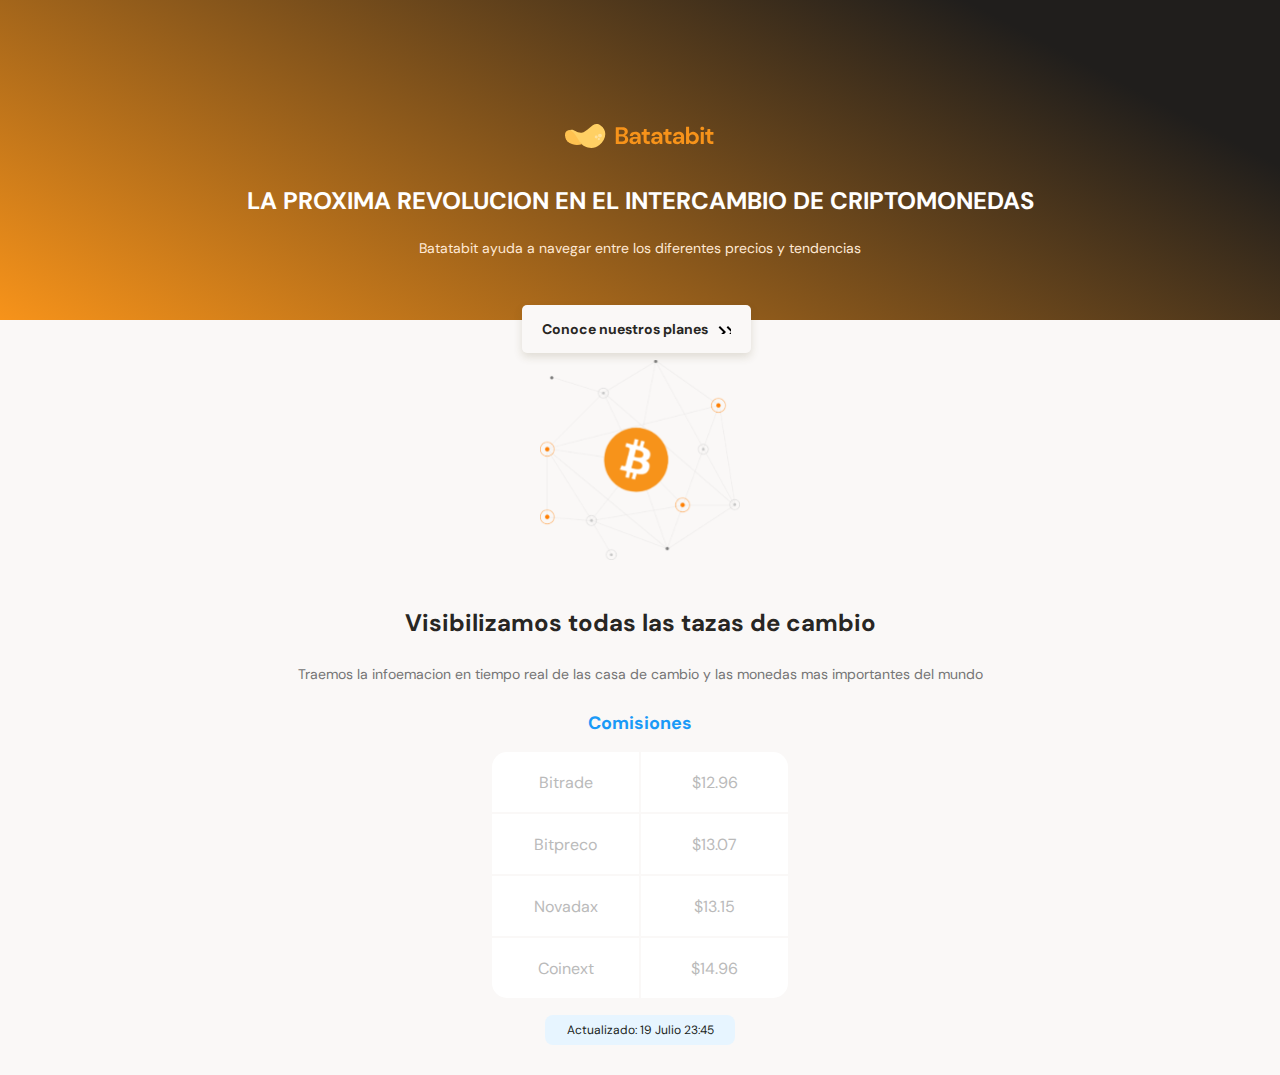
<file: comisiones.html>
<!DOCTYPE html>
<html lang="en">
<head>
    <meta charset="UTF-8">
    <meta http-equiv="X-UA-Compatible" content="IE=edge">
    <meta name="viewport" content="width=device-width, initial-scale=1.0">
    <title>Document</title>
    <link rel="preconnect" href="https://fonts.gstatic.com">
    <link href="https://fonts.googleapis.com/css2?family=DM+Sans:wght@400;500;700&family=Inter:wght@300;500&display=swap" rel="stylesheet">
    <link rel="stylesheet" href="/css/estilos.css">
</head>
<body>
    <header>
        <img  src="/assets/imgs/logo.svg" alt="">
        <div class="header--title-container">
            <h1>LA PROXIMA REVOLUCION EN EL INTERCAMBIO DE CRIPTOMONEDAS</h1>
            <p>Batatabit ayuda a navegar entre los diferentes precios y tendencias</p>
            <a href="" class="header--button">Conoce nuestros planes<span></span></a>
        </div>

    </header>
    <main>
        <section class="main-exchange-container">
            <div class="backgroung-img">
                
            </div>
            <div class="main-exchange-container--tittle">
                <h2>Visibilizamos todas las tazas de cambio</h2>
                <p>Traemos la infoemacion en tiempo real de las casa de cambio y las monedas mas importantes del mundo</p>
            </div>
            <section class="main-tables-container">
                <div class="main-comision-table">
                    <p class="comision-table--tittles">Comisiones</p>
                    <div class="comision-table--container">
                        <table>
                            <tr>
                                <td class="table__top-left">Bitrade</td>
                                <td class="table__top-right table__right">$12.96</td>
                            </tr>
                            <tr>
                                <td>Bitpreco</td>
                                <td class="table__right">$13.07</td>
                            </tr>
                            <tr>
                                <td>Novadax</td>
                                <td class="table__right">$13.15</td>
                            </tr>
                            <tr>
                                <td class="table__bottom-left">Coinext</td>
                                <td class="table__bottom-right table__right">$14.96</td>
                            </tr>
                        </table>
                    </div>
                    <div class="comision-table--date">
                        <p><b>Actualizado: 19 Julio 23:45</b></p>
                    </div>
                </div>

            </section>
        </section>
        <section>

        </section>
        <section>

        </section>
        <section>

        </section>
    </main>
    <footer></footer>
</body>
</html>
</file>
<file: css/estilos.css>
/*
1. posicionamiento
2. modelo de caja (box model)
3. tipografia
4. temas visuales
5. otros
*/
:root{
    
    --color-primary: #f7931a;
    --color-primary-soft: #ffe9d5;
    --color-secondary: #1a9af7;
    --color-secondary-soft: #e7f5ff;
    --color-dark-warm: #201e1c;
    --color-dark: #282623;
    --color-ligt-darker: #bababa;
    --color-background: #faf8f7;
    --color-light: #fff;
}
*{
    box-sizing: border-box;
    margin: 0;
    padding: 0;
    

}
html{
    font-size: 62.5%;
    font-family:'DM Sans', sans-serif;
}
header{
    position: relative;
    display: flex;
    flex-direction: column;
    justify-content: center;
    width: 100%;
    min-width: 320px;
    height: 320px;
    text-align: center;
    background: linear-gradient(207.8deg, #201E1C 16.69%, #F7931A 100%);
    
}
header img{
    width: 150px;
    height: 24px;
    margin-top: 60px;
    align-self: center;
}
.header--title-container{
    width: 90%;
    min-width: 288px;
    max-width: 900px;
    margin-top: 40px;
    text-align: center;
    align-self: center;
}
.header--title-container h1{
    font-size: 2.4rem;
    font-weight: bold;
    line-height: 2.6rem;
    color: var(--color-light);
}
.header--title-container p{
    margin-top: 25px;
    font-size: 1.4rem;
    font-weight: 500px;
    line-height: 1.8rem;
    color:var(--color-primary-soft);
}
.header--title-container .header--button{
    position: absolute;
    left:calc(50% - 118px);
    top: 270px;
    display: block;
    margin-top: 35px;
    padding: 15px;
    width: 229px;
    height: 48px;
    background-color: var(--color-background);
    box-shadow: 0px 4px 8px rgba(89,73,30,0.16);
    border: none;
    border-radius: 5px;
    font-size: 1.4rem;
    font-weight: bold;
    text-decoration: none;
    color:var(--color-dark) ;
}
.header--title-container span{
    display: inline-block;
    width: 13px;
    height: 8px;
    margin-left: 10px;
    background-image: url(/assets/icons/vector1.svg);
}
main{
    width: 100%;
    height: auto;
    background-color: var(--color-background);

}
.main-exchange-container{
    width: 100%;
    height: auto;
    padding-top: 40px;
    padding-bottom: 30px;
    text-align: center;
    

}
.main-exchange-container--tittle{
    width: 90%;
    min-width: 288px;
    max-width: 900px;
    margin: 0 auto;
    

}
.main-exchange-container .backgroung-img{
    width: 200px;
    height: 200px;
    margin: 0 auto;
    margin-bottom: 50px;
    background-image: url(/assets/imgs/bitcoin.svg);
    background-size: cover;
    background-position: center;
    background-repeat: no-repeat;
}
.main-exchange-container h2{

    margin-bottom: 30px;
    font-size:2.4rem ;
    font-weight: bold;
    line-height: 2.6rem;
    color: var(--color-dark);
}
.main-exchange-container p{
    margin-bottom: 30px;
    font-size: 1.4rem;
    font-weight: 500px;
    line-height: 1.6rem;
    color: #757575;
}
.main-currency-table{
    width: 70%;
    min-width: 235px;
    max-width: 500px;
    height: 360px;
    margin: 0 auto;
    font-family: "inter", sans-serif;
}
.main-currency-table .currency-table--tittles{
    margin-bottom: 15px;
    font-size: 1.8rem;
    font-weight: bold;
    line-height: 2.3rem;
    color:var(--color-primary);
}
.currency-table--container{
    width: 90%;
    min-width: 230px;
    max-width: 300px;
    height: 250px;
    margin: 0 auto;
}
.currency-table--container table{
    width: 100%;
    height: 100%;
}
.currency-table--container td{
    width: 50%;
    font-size: 1.6rem;
    font-weight: 500px;
    line-height: 1.9rem;
    color: var(--color-ligt-darker);
    background-color: var(--color-light);
}
.currency-table--container .table__top-left{
    border-radius: 15px 0 0 0;
}
.currency-table--container .table__top-right{
    border-radius: 0 15px 0 0;
}
.currency-table--container .table__bottom-left{
    border-radius: 0 0 0 15px;
}
.currency-table--container .table__bottom-right{
    border-radius: 0 0 15px 0;
}
.table__right{

    font-size: 1.4rem;
    font-weight: normal;
    line-height: 1.7rem;
    color:#757575;
}
.currency-table--container .down{
    display: inline-block;
    width: 15px;
    height: 15px;
    margin-left: 10px;
    background-image: url(/assets/icons/VectorD.svg);
    background-size: cover;
    background-position:center;
    background-repeat: no-repeat;
}
.currency-table--container .Up{
    display: inline-block;
    width: 15px;
    height: 15px;
    margin-left: 10px;
    background-image: url(/assets/icons/VectorA.svg);
    background-size: cover;
    background-position:center;
    background-repeat: no-repeat;
}
.currency-table--date{
    width: 190px;
    height: 30px;
    margin: 0 auto;
    margin-top: 15px;
    padding: 8px;
    background-color: var(--color-primary-soft);
    border-radius: 8px;
}
.currency-table--date p{ 
    margin: 7px 0;   
    font-size: 1.2rem;
    font-weight: 300;
    line-height: 1.5px;
    color:var(--color-dark-warm)
}
/* */



    .main-comision-table .comision-table--tittles{
        margin-bottom: 15px;
        font-size: 1.8rem;
        font-weight: bold;
        line-height: 2.3rem;
        color:var(--color-secondary)
    
    }
    .comision-table--container{
        width: 70%;
        min-width: 230px;
        max-width: 300px;
        height: 250px;
        margin: 0 auto;
    }
    .comision-table--container table{
        width: 100%;
        height: 100%;
    }
    .comision-table--container td{
    width: 50%;
    font-size: 1.6rem;
    font-weight: 500px;
    line-height: 1.9rem;
    color: var(--color-ligt-darker);
    background-color: var(--color-light);
    }
    .comision-table--container .table__top-left{
        border-radius: 15px 0 0 0;
    }
    .comision-table--container .table__top-right{
        border-radius: 0 15px 0 0;
    }
    .comision-table--container .table__bottom-left{
        border-radius: 0 0 0 15px;
    }
    .comision-table--container .table__bottom-right{
        border-radius: 0 0 15px 0;
    }
    .comision-table--date{
        width: 190px;
        height: 30px;
        margin: 0 auto;
        margin-top: 15px;
        padding: 8px;
        background-color: rgba(231, 245, 255, 1);
        border-radius: 8px;
    }
    .comision-table--date p{ 
        margin: 7px 0;   
        font-size: 1.2rem;
        font-weight: 300;
        line-height: 1.5px;
        color:var(--color-dark-warm)  
}

/**/
.main-product-detail{
    position: relative;
    width: 100%;                
    min-width: 320px;
    height: auto;    
    padding: 20px 10px;
    background-color: var(--color-dark-warm);
}
.product-detail--batata-logo{
    position: absolute;
    width: 40px;
    height: 25px;
    top: -10px;
    left:calc(50%);
    background-image: url(/assets/icons/Vector.svg)
    

}
.product-detail--title{
    width:90%;
    min-width: 288px;
    height: auto;
    margin: 0 auto;
    margin-top: 50px;
    text-align: center;
}
.product-detail--title h2{

    margin-bottom: 20px;
    font-size: 2.4rem;
    font-weight: bold;
    line-height: 2.6rem;
    color: var(--color-light);
}
.product-detail--title p{
    margin-bottom: 20px;
    font-size: 1.4rem;
    font-weight: 500;
    line-height: 1.8rem;
    color: #808080;

}
</file>
